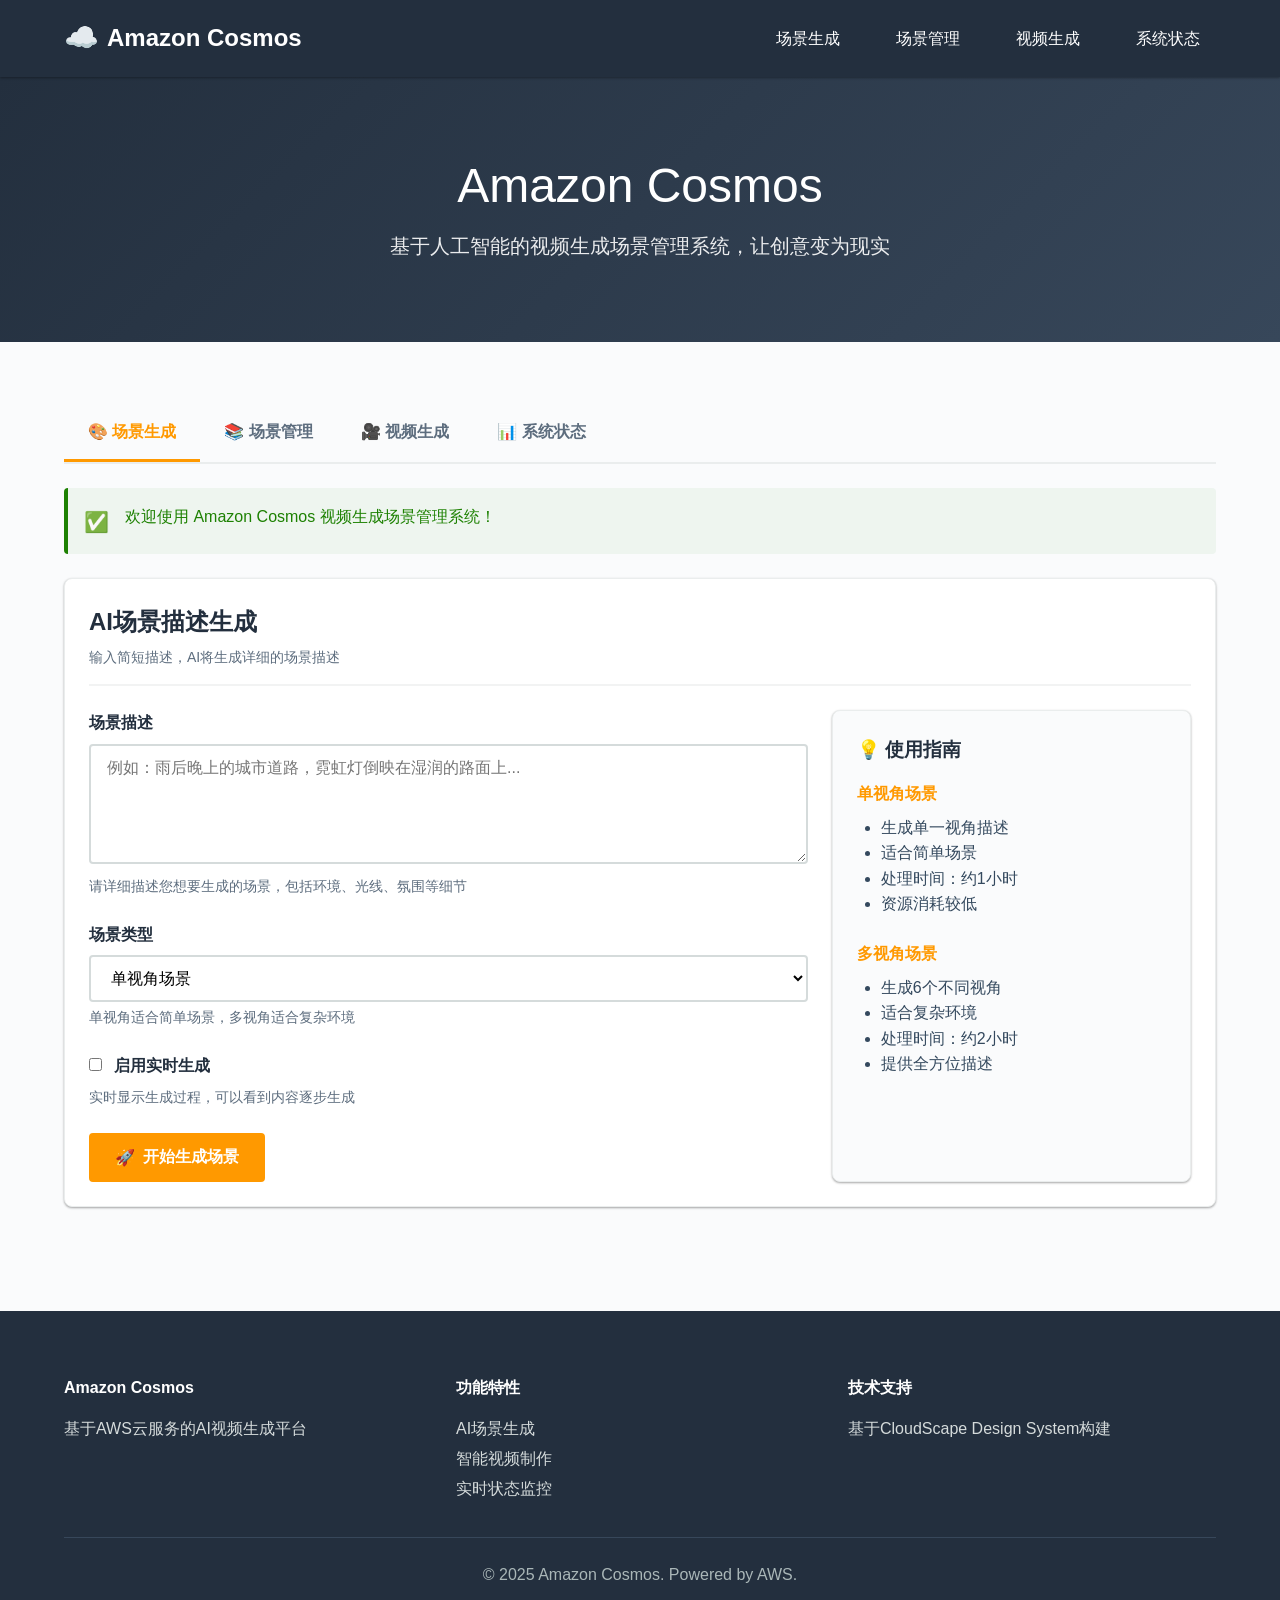
<file: cloudscape/aws-style.html>
<!DOCTYPE html>
<html lang="zh-CN">
<head>
    <meta charset="UTF-8">
    <meta name="viewport" content="width=device-width, initial-scale=1.0">
    <title>Amazon Cosmos - 视频生成场景管理系统</title>
    <link rel="stylesheet" href="./aws-styles.css">
    <link rel="icon" href="data:image/svg+xml,<svg xmlns='http://www.w3.org/2000/svg' viewBox='0 0 100 100'><text y='.9em' font-size='90'>☁️</text></svg>">
</head>
<body>
    <!-- AWS风格顶部导航 -->
    <header class="aws-header">
        <div class="aws-header-content">
            <a href="#" class="aws-logo">Amazon Cosmos</a>
            <nav class="aws-nav">
                <a href="#scene-generation">场景生成</a>
                <a href="#scene-management">场景管理</a>
                <a href="#video-generation">视频生成</a>
                <a href="#system-status">系统状态</a>
            </nav>
        </div>
    </header>

    <!-- 英雄区域 -->
    <section class="aws-hero">
        <div class="aws-container">
            <h1>Amazon Cosmos</h1>
            <p>基于人工智能的视频生成场景管理系统，让创意变为现实</p>
        </div>
    </section>

    <!-- 主要内容区域 -->
    <main class="aws-container">
        <!-- 导航标签 -->
        <div class="aws-tabs">
            <button class="aws-tab active" onclick="showTab('scene-generation')" data-tab="scene-generation">
                🎨 场景生成
            </button>
            <button class="aws-tab" onclick="showTab('scene-management')" data-tab="scene-management">
                📚 场景管理
            </button>
            <button class="aws-tab" onclick="showTab('video-generation')" data-tab="video-generation">
                🎥 视频生成
            </button>
            <button class="aws-tab" onclick="showTab('system-status')" data-tab="system-status">
                📊 系统状态
            </button>
        </div>

        <!-- 场景生成标签页 -->
        <div id="scene-generation" class="tab-content">
            <div class="aws-card">
                <div class="aws-card-header">
                    <div>
                        <h2 class="aws-card-title">AI场景描述生成</h2>
                        <p class="aws-card-subtitle">输入简短描述，AI将生成详细的场景描述</p>
                    </div>
                </div>

                <div class="aws-grid aws-grid-2">
                    <div>
                        <div class="aws-form-group">
                            <label class="aws-form-label" for="scene-desc">场景描述</label>
                            <textarea 
                                id="scene-desc" 
                                class="aws-form-textarea" 
                                placeholder="例如：雨后晚上的城市道路，霓虹灯倒映在湿润的路面上..."
                                rows="4"
                            ></textarea>
                            <div class="aws-form-help">请详细描述您想要生成的场景，包括环境、光线、氛围等细节</div>
                        </div>

                        <div class="aws-form-group">
                            <label class="aws-form-label" for="scene-type">场景类型</label>
                            <select id="scene-type" class="aws-form-select">
                                <option value="SingleView">单视角场景</option>
                                <option value="MultiView">多视角场景</option>
                            </select>
                            <div class="aws-form-help">单视角适合简单场景，多视角适合复杂环境</div>
                        </div>

                        <div class="aws-form-group">
                            <label class="aws-form-label">
                                <input type="checkbox" id="use-streaming" style="margin-right: 8px;">
                                启用实时生成
                            </label>
                            <div class="aws-form-help">实时显示生成过程，可以看到内容逐步生成</div>
                        </div>

                        <button class="aws-btn aws-btn-primary" onclick="generateScene()">
                            <span>🚀</span>
                            开始生成场景
                        </button>
                    </div>

                    <div class="aws-card" style="background: var(--aws-gray-50); margin: 0;">
                        <h3 style="color: var(--aws-blue); margin-bottom: var(--aws-space-m);">💡 使用指南</h3>
                        
                        <div style="margin-bottom: var(--aws-space-l);">
                            <h4 style="color: var(--aws-orange); margin-bottom: var(--aws-space-s);">单视角场景</h4>
                            <ul style="color: var(--aws-gray-700); padding-left: var(--aws-space-l);">
                                <li>生成单一视角描述</li>
                                <li>适合简单场景</li>
                                <li>处理时间：约1小时</li>
                                <li>资源消耗较低</li>
                            </ul>
                        </div>

                        <div style="margin-bottom: var(--aws-space-l);">
                            <h4 style="color: var(--aws-orange); margin-bottom: var(--aws-space-s);">多视角场景</h4>
                            <ul style="color: var(--aws-gray-700); padding-left: var(--aws-space-l);">
                                <li>生成6个不同视角</li>
                                <li>适合复杂环境</li>
                                <li>处理时间：约2小时</li>
                                <li>提供全方位描述</li>
                            </ul>
                        </div>

                        <div class="aws-alert aws-alert-info">
                            <span class="aws-alert-icon">💡</span>
                            <div>
                                <strong>提示：</strong>描述越详细，生成的场景质量越高。建议包含环境、光线、氛围、物体等具体信息。
                            </div>
                        </div>
                    </div>
                </div>

                <!-- 生成结果区域 -->
                <div id="generation-result" class="aws-hidden" style="margin-top: var(--aws-space-l);">
                    <div class="aws-card">
                        <h3 class="aws-card-title">生成结果</h3>
                        <div id="result-content"></div>
                    </div>
                </div>
            </div>
        </div>

        <!-- 场景管理标签页 -->
        <div id="scene-management" class="tab-content aws-hidden">
            <div class="aws-card">
                <div class="aws-card-header">
                    <div>
                        <h2 class="aws-card-title">场景库管理</h2>
                        <p class="aws-card-subtitle">管理和查看已生成的场景描述</p>
                    </div>
                    <button class="aws-btn aws-btn-secondary" onclick="loadScenes()">
                        <span>🔄</span>
                        刷新列表
                    </button>
                </div>

                <div id="scenes-list" class="aws-loading">
                    <div class="aws-spinner"></div>
                    <span>点击"刷新列表"加载场景数据</span>
                </div>
            </div>
        </div>

        <!-- 视频生成标签页 -->
        <div id="video-generation" class="tab-content aws-hidden">
            <div class="aws-card">
                <div class="aws-card-header">
                    <div>
                        <h2 class="aws-card-title">视频生成</h2>
                        <p class="aws-card-subtitle">选择场景并提交视频生成任务</p>
                    </div>
                </div>

                <div class="aws-grid aws-grid-2">
                    <div>
                        <div class="aws-form-group">
                            <label class="aws-form-label" for="video-scene-select">选择场景</label>
                            <select id="video-scene-select" class="aws-form-select">
                                <option value="">请先加载场景列表</option>
                            </select>
                            <div class="aws-form-help">从场景库中选择要生成视频的场景</div>
                        </div>

                        <div style="display: flex; gap: var(--aws-space-m); flex-wrap: wrap;">
                            <button class="aws-btn aws-btn-primary" onclick="submitVideoGeneration()">
                                <span>🎬</span>
                                提交生成任务
                            </button>
                            <button class="aws-btn aws-btn-outline" onclick="checkTaskStatus()">
                                <span>📊</span>
                                查询任务状态
                            </button>
                        </div>

                        <div id="video-result" style="margin-top: var(--aws-space-l);"></div>
                    </div>

                    <div class="aws-card" style="background: var(--aws-gray-50); margin: 0;">
                        <h3 style="color: var(--aws-blue); margin-bottom: var(--aws-space-m);">🎥 视频生成流程</h3>
                        
                        <div style="margin-bottom: var(--aws-space-m);">
                            <div style="display: flex; align-items: center; margin-bottom: var(--aws-space-s);">
                                <span style="background: var(--aws-orange); color: white; border-radius: 50%; width: 24px; height: 24px; display: flex; align-items: center; justify-content: center; margin-right: var(--aws-space-s); font-size: 12px; font-weight: bold;">1</span>
                                <span>选择已生成的场景</span>
                            </div>
                            <div style="display: flex; align-items: center; margin-bottom: var(--aws-space-s);">
                                <span style="background: var(--aws-orange); color: white; border-radius: 50%; width: 24px; height: 24px; display: flex; align-items: center; justify-content: center; margin-right: var(--aws-space-s); font-size: 12px; font-weight: bold;">2</span>
                                <span>提交视频生成任务</span>
                            </div>
                            <div style="display: flex; align-items: center; margin-bottom: var(--aws-space-s);">
                                <span style="background: var(--aws-orange); color: white; border-radius: 50%; width: 24px; height: 24px; display: flex; align-items: center; justify-content: center; margin-right: var(--aws-space-s); font-size: 12px; font-weight: bold;">3</span>
                                <span>系统自动处理生成</span>
                            </div>
                            <div style="display: flex; align-items: center;">
                                <span style="background: var(--aws-orange); color: white; border-radius: 50%; width: 24px; height: 24px; display: flex; align-items: center; justify-content: center; margin-right: var(--aws-space-s); font-size: 12px; font-weight: bold;">4</span>
                                <span>完成后获取视频链接</span>
                            </div>
                        </div>

                        <div class="aws-alert aws-alert-warning">
                            <span class="aws-alert-icon">⚠️</span>
                            <div>
                                <strong>注意：</strong>视频生成需要较长时间，请耐心等待。生成过程中请勿重复提交任务。
                            </div>
                        </div>
                    </div>
                </div>
            </div>
        </div>

        <!-- 系统状态标签页 -->
        <div id="system-status" class="tab-content aws-hidden">
            <div class="aws-card">
                <div class="aws-card-header">
                    <div>
                        <h2 class="aws-card-title">系统监控</h2>
                        <p class="aws-card-subtitle">实时查看系统运行状态和资源使用情况</p>
                    </div>
                    <button class="aws-btn aws-btn-secondary" onclick="checkSystemStatus()">
                        <span>🔍</span>
                        检查状态
                    </button>
                </div>

                <div id="system-metrics" class="aws-grid aws-grid-3" style="margin-bottom: var(--aws-space-l);">
                    <div class="aws-metric-card">
                        <div class="aws-metric-value" id="active-tasks">-</div>
                        <div class="aws-metric-label">活跃任务</div>
                    </div>
                    <div class="aws-metric-card">
                        <div class="aws-metric-value" id="available-gpu">-</div>
                        <div class="aws-metric-label">可用GPU</div>
                    </div>
                    <div class="aws-metric-card">
                        <div class="aws-metric-value" id="queue-size">-</div>
                        <div class="aws-metric-label">队列任务</div>
                    </div>
                </div>

                <div class="aws-grid aws-grid-2">
                    <div class="aws-card" style="margin: 0;">
                        <h3 style="color: var(--aws-blue); margin-bottom: var(--aws-space-m);">📋 系统日志</h3>
                        <p style="color: var(--aws-gray-600); margin-bottom: var(--aws-space-m);">查看详细的系统运行日志和诊断信息</p>
                        <button class="aws-btn aws-btn-outline" onclick="openLogPage()">
                            <span>📄</span>
                            打开日志页面
                        </button>
                    </div>

                    <div id="system-status-detail" class="aws-card" style="margin: 0; background: var(--aws-gray-50);">
                        <h3 style="color: var(--aws-blue); margin-bottom: var(--aws-space-m);">⚙️ 系统信息</h3>
                        <div id="system-info">
                            <div class="aws-loading">
                                <span>点击"检查状态"获取系统信息</span>
                            </div>
                        </div>
                    </div>
                </div>
            </div>
        </div>
    </main>

    <!-- AWS风格页脚 -->
    <footer style="background: var(--aws-blue); color: var(--aws-white); padding: var(--aws-space-xl) 0; margin-top: var(--aws-space-xxl);">
        <div class="aws-container">
            <div class="aws-grid aws-grid-3">
                <div>
                    <h4 style="margin-bottom: var(--aws-space-m);">Amazon Cosmos</h4>
                    <p style="color: var(--aws-gray-300);">基于AWS云服务的AI视频生成平台</p>
                </div>
                <div>
                    <h4 style="margin-bottom: var(--aws-space-m);">功能特性</h4>
                    <ul style="list-style: none; color: var(--aws-gray-300);">
                        <li style="margin-bottom: var(--aws-space-xs);">AI场景生成</li>
                        <li style="margin-bottom: var(--aws-space-xs);">智能视频制作</li>
                        <li style="margin-bottom: var(--aws-space-xs);">实时状态监控</li>
                    </ul>
                </div>
                <div>
                    <h4 style="margin-bottom: var(--aws-space-m);">技术支持</h4>
                    <p style="color: var(--aws-gray-300);">基于CloudScape Design System构建</p>
                </div>
            </div>
            <div style="text-align: center; margin-top: var(--aws-space-xl); padding-top: var(--aws-space-l); border-top: 1px solid var(--aws-blue-light); color: var(--aws-gray-400);">
                © 2025 Amazon Cosmos. Powered by AWS.
            </div>
        </div>
    </footer>

    <script src="./aws-app.js"></script>
</body>
</html>
</file>
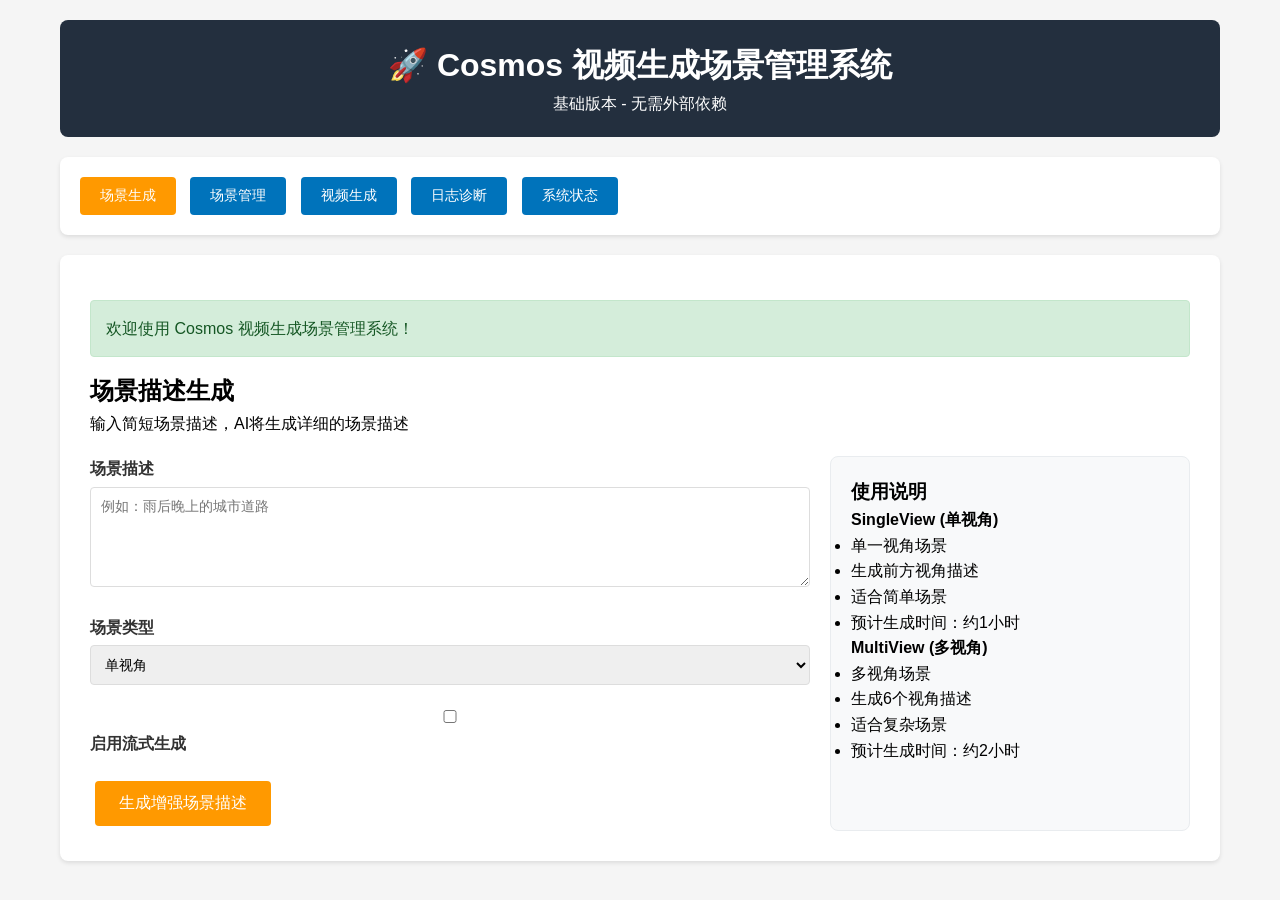
<file: cloudscape/basic.html>
<!DOCTYPE html>
<html lang="zh-CN">
<head>
    <meta charset="UTF-8">
    <meta name="viewport" content="width=device-width, initial-scale=1.0">
    <title>Cosmos 基础版本</title>
    <style>
        * {
            margin: 0;
            padding: 0;
            box-sizing: border-box;
        }
        
        body {
            font-family: -apple-system, BlinkMacSystemFont, "Segoe UI", Roboto, sans-serif;
            background-color: #f5f5f5;
            line-height: 1.6;
        }
        
        .container {
            max-width: 1200px;
            margin: 0 auto;
            padding: 20px;
        }
        
        .header {
            background: #232f3e;
            color: white;
            padding: 20px;
            text-align: center;
            margin-bottom: 20px;
            border-radius: 8px;
        }
        
        .nav {
            background: white;
            padding: 15px;
            margin-bottom: 20px;
            border-radius: 8px;
            box-shadow: 0 2px 4px rgba(0,0,0,0.1);
        }
        
        .nav button {
            background: #0073bb;
            color: white;
            border: none;
            padding: 10px 20px;
            margin: 5px;
            border-radius: 4px;
            cursor: pointer;
            font-size: 14px;
        }
        
        .nav button:hover {
            background: #005a9e;
        }
        
        .nav button.active {
            background: #ff9900;
        }
        
        .content {
            background: white;
            padding: 30px;
            border-radius: 8px;
            box-shadow: 0 2px 4px rgba(0,0,0,0.1);
            min-height: 400px;
        }
        
        .form-group {
            margin-bottom: 20px;
        }
        
        .form-group label {
            display: block;
            margin-bottom: 5px;
            font-weight: bold;
            color: #333;
        }
        
        .form-group input,
        .form-group textarea,
        .form-group select {
            width: 100%;
            padding: 10px;
            border: 1px solid #ddd;
            border-radius: 4px;
            font-size: 14px;
        }
        
        .form-group textarea {
            height: 100px;
            resize: vertical;
        }
        
        .btn {
            background: #0073bb;
            color: white;
            border: none;
            padding: 12px 24px;
            border-radius: 4px;
            cursor: pointer;
            font-size: 16px;
            margin: 5px;
        }
        
        .btn:hover {
            background: #005a9e;
        }
        
        .btn:disabled {
            background: #ccc;
            cursor: not-allowed;
        }
        
        .btn-primary {
            background: #ff9900;
        }
        
        .btn-primary:hover {
            background: #e88900;
        }
        
        .alert {
            padding: 15px;
            margin: 15px 0;
            border-radius: 4px;
            border: 1px solid transparent;
        }
        
        .alert-success {
            background: #d4edda;
            border-color: #c3e6cb;
            color: #155724;
        }
        
        .alert-error {
            background: #f8d7da;
            border-color: #f5c6cb;
            color: #721c24;
        }
        
        .alert-info {
            background: #d1ecf1;
            border-color: #bee5eb;
            color: #0c5460;
        }
        
        .grid {
            display: grid;
            grid-template-columns: 2fr 1fr;
            gap: 20px;
            margin-top: 20px;
        }
        
        @media (max-width: 768px) {
            .grid {
                grid-template-columns: 1fr;
            }
        }
        
        .card {
            background: #f8f9fa;
            padding: 20px;
            border-radius: 8px;
            border: 1px solid #e9ecef;
        }
        
        .loading {
            text-align: center;
            padding: 40px;
            color: #666;
        }
        
        .hidden {
            display: none;
        }
        
        .status-indicator {
            display: inline-block;
            padding: 4px 8px;
            border-radius: 12px;
            font-size: 12px;
            font-weight: bold;
        }
        
        .status-success {
            background: #d4edda;
            color: #155724;
        }
        
        .status-warning {
            background: #fff3cd;
            color: #856404;
        }
        
        .status-error {
            background: #f8d7da;
            color: #721c24;
        }
    </style>
</head>
<body>
    <div class="container">
        <div class="header">
            <h1>🚀 Cosmos 视频生成场景管理系统</h1>
            <p>基础版本 - 无需外部依赖</p>
        </div>
        
        <div class="nav">
            <button onclick="showTab('scene-generation')" class="tab-btn active" data-tab="scene-generation">场景生成</button>
            <button onclick="showTab('scene-management')" class="tab-btn" data-tab="scene-management">场景管理</button>
            <button onclick="showTab('video-generation')" class="tab-btn" data-tab="video-generation">视频生成</button>
            <button onclick="showTab('log-diagnosis')" class="tab-btn" data-tab="log-diagnosis">日志诊断</button>
            <button onclick="showTab('system-status')" class="tab-btn" data-tab="system-status">系统状态</button>
        </div>
        
        <div class="content">
            <!-- 场景生成 -->
            <div id="scene-generation" class="tab-content">
                <h2>场景描述生成</h2>
                <p>输入简短场景描述，AI将生成详细的场景描述</p>
                
                <div class="grid">
                    <div>
                        <div class="form-group">
                            <label for="scene-desc">场景描述</label>
                            <textarea id="scene-desc" placeholder="例如：雨后晚上的城市道路"></textarea>
                        </div>
                        
                        <div class="form-group">
                            <label for="scene-type">场景类型</label>
                            <select id="scene-type">
                                <option value="SingleView">单视角</option>
                                <option value="MultiView">多视角</option>
                            </select>
                        </div>
                        
                        <div class="form-group">
                            <label>
                                <input type="checkbox" id="use-streaming"> 启用流式生成
                            </label>
                        </div>
                        
                        <button class="btn btn-primary" onclick="generateScene()">生成增强场景描述</button>
                    </div>
                    
                    <div class="card">
                        <h3>使用说明</h3>
                        <p><strong>SingleView (单视角)</strong></p>
                        <ul>
                            <li>单一视角场景</li>
                            <li>生成前方视角描述</li>
                            <li>适合简单场景</li>
                            <li>预计生成时间：约1小时</li>
                        </ul>
                        
                        <p><strong>MultiView (多视角)</strong></p>
                        <ul>
                            <li>多视角场景</li>
                            <li>生成6个视角描述</li>
                            <li>适合复杂场景</li>
                            <li>预计生成时间：约2小时</li>
                        </ul>
                    </div>
                </div>
                
                <div id="generation-result" class="hidden">
                    <h3>生成结果</h3>
                    <div id="result-content"></div>
                </div>
            </div>
            
            <!-- 场景管理 -->
            <div id="scene-management" class="tab-content hidden">
                <h2>场景库管理</h2>
                <p>管理已生成的场景描述</p>
                
                <button class="btn" onclick="loadScenes()">刷新场景列表</button>
                
                <div id="scenes-list" class="loading">
                    点击"刷新场景列表"加载场景数据
                </div>
            </div>
            
            <!-- 视频生成 -->
            <div id="video-generation" class="tab-content hidden">
                <h2>视频生成</h2>
                <p>选择场景并提交视频生成任务</p>
                
                <div class="form-group">
                    <label for="video-scene-select">选择场景</label>
                    <select id="video-scene-select">
                        <option value="">请先加载场景列表</option>
                    </select>
                </div>
                
                <button class="btn btn-primary" onclick="submitVideoGeneration()">提交视频生成任务</button>
                <button class="btn" onclick="checkTaskStatus()">查询任务状态</button>
                
                <div id="video-result"></div>
            </div>
            
            <!-- 日志诊断 -->
            <div id="log-diagnosis" class="tab-content hidden">
                <h2>日志诊断</h2>
                <p>实时查看系统日志和运行状态</p>
                
                <div style="text-align: center; padding: 40px;">
                    <p>日志页面将在新窗口中打开</p>
                    <button class="btn btn-primary" onclick="openLogPage()">打开日志页面</button>
                </div>
            </div>
            
            <!-- 系统状态 -->
            <div id="system-status" class="tab-content hidden">
                <h2>系统状态</h2>
                <p>查看系统运行状态和资源使用情况</p>
                
                <button class="btn" onclick="checkSystemStatus()">检查系统状态</button>
                
                <div id="system-status-result" class="loading hidden">
                    正在检查系统状态...
                </div>
            </div>
        </div>
    </div>

    <script>
        // 配置信息
        const CONFIG = {
            ENHANCE_API_URL: "https://olg7i626u1.execute-api.us-west-2.amazonaws.com/prod/enhence",
            LIBRARY_API_URL: "https://olg7i626u1.execute-api.us-west-2.amazonaws.com/prod/library",
            COSMOS_API_URL: "http://172.31.8.172:8080",
            COSMOS_LOG_URL: "http://35.86.89.178:8080",
            API_KEY: "C2G4GCEdCP2KMKYKZlpxgaX28k2ud4sxY4gEa3Zh"
        };
        
        // 通用请求头
        const COMMON_HEADERS = {
            "Content-Type": "application/json",
            "x-api-key": CONFIG.API_KEY
        };
        
        // 显示消息
        function showMessage(message, type = 'info') {
            const alertClass = `alert-${type}`;
            const alertHtml = `<div class="alert ${alertClass}">${message}</div>`;
            
            // 找到当前活动的tab内容
            const activeTab = document.querySelector('.tab-content:not(.hidden)');
            if (activeTab) {
                // 移除旧的alert
                const oldAlerts = activeTab.querySelectorAll('.alert');
                oldAlerts.forEach(alert => alert.remove());
                
                // 添加新的alert
                activeTab.insertAdjacentHTML('afterbegin', alertHtml);
                
                // 3秒后自动移除
                setTimeout(() => {
                    const alert = activeTab.querySelector('.alert');
                    if (alert) alert.remove();
                }, 3000);
            }
        }
        
        // 切换标签页
        function showTab(tabName) {
            // 隐藏所有标签内容
            document.querySelectorAll('.tab-content').forEach(tab => {
                tab.classList.add('hidden');
            });
            
            // 移除所有按钮的active类
            document.querySelectorAll('.tab-btn').forEach(btn => {
                btn.classList.remove('active');
            });
            
            // 显示选中的标签内容
            document.getElementById(tabName).classList.remove('hidden');
            
            // 激活对应按钮
            document.querySelector(`[data-tab="${tabName}"]`).classList.add('active');
        }
        
        // 生成UUID
        function generateUUID() {
            return 'xxxxxxxx-xxxx-4xxx-yxxx-xxxxxxxxxxxx'.replace(/[xy]/g, function(c) {
                const r = Math.random() * 16 | 0;
                const v = c == 'x' ? r : (r & 0x3 | 0x8);
                return v.toString(16);
            });
        }
        
        // 场景生成
        async function generateScene() {
            const sceneDesc = document.getElementById('scene-desc').value.trim();
            const sceneType = document.getElementById('scene-type').value;
            
            if (!sceneDesc) {
                showMessage('请输入场景描述', 'error');
                return;
            }
            
            const sceneUuid = generateUUID();
            const payload = {
                scene_description: sceneDesc,
                uuid: sceneUuid,
                SceneType: sceneType
            };
            
            try {
                showMessage('正在生成场景描述，请稍候...', 'info');
                
                const response = await fetch(CONFIG.ENHANCE_API_URL, {
                    method: 'POST',
                    headers: COMMON_HEADERS,
                    body: JSON.stringify(payload)
                });
                
                if (response.ok) {
                    const result = await response.text();
                    showMessage('场景描述生成成功！', 'success');
                    
                    // 显示结果
                    const resultDiv = document.getElementById('generation-result');
                    const contentDiv = document.getElementById('result-content');
                    
                    contentDiv.innerHTML = `
                        <div class="alert alert-info">场景UUID: ${sceneUuid}</div>
                        <div class="form-group">
                            <label>增强后的场景描述</label>
                            <textarea readonly style="height: 200px;">${result}</textarea>
                        </div>
                    `;
                    
                    resultDiv.classList.remove('hidden');
                } else {
                    showMessage(`API调用失败: ${response.status} - ${response.statusText}`, 'error');
                }
            } catch (error) {
                showMessage(`请求失败: ${error.message}`, 'error');
            }
        }
        
        // 加载场景列表
        async function loadScenes() {
            const listDiv = document.getElementById('scenes-list');
            listDiv.innerHTML = '<div class="loading">正在加载场景列表...</div>';
            
            try {
                const response = await fetch(`${CONFIG.LIBRARY_API_URL}?limit=100`, {
                    headers: COMMON_HEADERS
                });
                
                if (response.ok) {
                    const data = await response.json();
                    const scenes = data.data || [];
                    
                    if (scenes.length === 0) {
                        listDiv.innerHTML = '<div class="alert alert-info">暂无场景数据</div>';
                        return;
                    }
                    
                    let html = '<h3>场景列表</h3>';
                    scenes.forEach((scene, index) => {
                        const sceneType = scene.SceneType || 'Unknown';
                        const description = (scene.scene_description || '').substring(0, 100);
                        const updateTime = scene.update_time ? scene.update_time.substring(0, 10) : 'N/A';
                        const hasVideo = scene.video_link ? '已生成' : '未生成';
                        
                        html += `
                            <div class="card" style="margin: 10px 0;">
                                <h4>${sceneType} - ${description}...</h4>
                                <p><strong>UUID:</strong> ${scene.uuid}</p>
                                <p><strong>更新时间:</strong> ${updateTime}</p>
                                <p><strong>视频状态:</strong> <span class="status-indicator ${hasVideo === '已生成' ? 'status-success' : 'status-warning'}">${hasVideo}</span></p>
                                ${scene.video_link ? `<p><a href="https://${scene.video_link}" target="_blank">查看视频</a></p>` : ''}
                            </div>
                        `;
                    });
                    
                    listDiv.innerHTML = html;
                    
                    // 更新视频生成页面的选择框
                    updateVideoSceneSelect(scenes);
                    
                } else {
                    listDiv.innerHTML = `<div class="alert alert-error">获取场景列表失败: ${response.status}</div>`;
                }
            } catch (error) {
                listDiv.innerHTML = `<div class="alert alert-error">获取场景列表失败: ${error.message}</div>`;
            }
        }
        
        // 更新视频场景选择框
        function updateVideoSceneSelect(scenes) {
            const select = document.getElementById('video-scene-select');
            select.innerHTML = '<option value="">请选择场景</option>';
            
            scenes.forEach(scene => {
                const sceneType = scene.SceneType || 'Unknown';
                const description = (scene.scene_description || '').substring(0, 50);
                const option = document.createElement('option');
                option.value = scene.uuid;
                option.textContent = `${sceneType} - ${description}...`;
                select.appendChild(option);
            });
        }
        
        // 提交视频生成
        async function submitVideoGeneration() {
            const sceneUuid = document.getElementById('video-scene-select').value;
            
            if (!sceneUuid) {
                showMessage('请选择场景', 'error');
                return;
            }
            
            try {
                const response = await fetch(`${CONFIG.COSMOS_API_URL}/generate`, {
                    method: 'POST',
                    headers: COMMON_HEADERS,
                    body: JSON.stringify({ uuid: sceneUuid })
                });
                
                if (response.ok) {
                    const result = await response.json();
                    showMessage('视频生成任务提交成功！', 'success');
                    
                    const resultDiv = document.getElementById('video-result');
                    resultDiv.innerHTML = `
                        <div class="alert alert-success">
                            <h4>任务提交成功</h4>
                            <p><strong>任务UUID:</strong> ${sceneUuid}</p>
                            <p><strong>场景类型:</strong> ${result.scene_type || 'Unknown'}</p>
                            <p><strong>队列位置:</strong> ${result.queue_position || 'Unknown'}</p>
                        </div>
                    `;
                } else {
                    showMessage(`提交失败: ${response.status} - ${response.statusText}`, 'error');
                }
            } catch (error) {
                showMessage(`提交失败: ${error.message}`, 'error');
            }
        }
        
        // 查询任务状态
        async function checkTaskStatus() {
            const sceneUuid = document.getElementById('video-scene-select').value;
            
            if (!sceneUuid) {
                showMessage('请选择场景', 'error');
                return;
            }
            
            try {
                const response = await fetch(`${CONFIG.COSMOS_API_URL}/status/${sceneUuid}`);
                
                if (response.ok) {
                    const status = await response.json();
                    const statusText = status.generation_status || 'Unknown';
                    
                    let statusClass = 'status-warning';
                    if (statusText === 'Finished') statusClass = 'status-success';
                    else if (statusText === 'Failed') statusClass = 'status-error';
                    
                    const resultDiv = document.getElementById('video-result');
                    resultDiv.innerHTML = `
                        <div class="alert alert-info">
                            <h4>任务状态</h4>
                            <p><strong>状态:</strong> <span class="status-indicator ${statusClass}">${statusText}</span></p>
                            ${status.video_link ? `<p><strong>视频链接:</strong> <a href="https://${status.video_link}" target="_blank">查看视频</a></p>` : ''}
                            <details>
                                <summary>详细信息</summary>
                                <pre>${JSON.stringify(status, null, 2)}</pre>
                            </details>
                        </div>
                    `;
                } else if (response.status === 404) {
                    showMessage('任务未找到，请确认UUID是否正确', 'warning');
                } else {
                    showMessage(`查询失败: ${response.status}`, 'error');
                }
            } catch (error) {
                showMessage(`查询失败: ${error.message}`, 'error');
            }
        }
        
        // 检查系统状态
        async function checkSystemStatus() {
            const resultDiv = document.getElementById('system-status-result');
            resultDiv.classList.remove('hidden');
            resultDiv.innerHTML = '<div class="loading">正在检查系统状态...</div>';
            
            try {
                const response = await fetch(`${CONFIG.COSMOS_API_URL}/health`);
                
                if (response.ok) {
                    const status = await response.json();
                    const gpuStatus = status.gpu_status_detail || '0/8 GPUs available';
                    const gpuCount = gpuStatus.split(' ')[0];
                    
                    resultDiv.innerHTML = `
                        <div class="alert alert-success">
                            <h4>系统运行正常</h4>
                        </div>
                        <div class="grid">
                            <div class="card" style="text-align: center;">
                                <h3>活跃任务</h3>
                                <div style="font-size: 2em; font-weight: bold; color: #0073bb;">${status.active_tasks || 0}</div>
                            </div>
                            <div class="card" style="text-align: center;">
                                <h3>可用GPU</h3>
                                <div style="font-size: 2em; font-weight: bold; color: #0073bb;">${gpuCount}</div>
                            </div>
                            <div class="card" style="text-align: center;">
                                <h3>队列任务</h3>
                                <div style="font-size: 2em; font-weight: bold; color: #0073bb;">${status.queue_size || 0}</div>
                            </div>
                        </div>
                        <details>
                            <summary>详细状态</summary>
                            <pre>${JSON.stringify(status, null, 2)}</pre>
                        </details>
                    `;
                } else {
                    resultDiv.innerHTML = '<div class="alert alert-error">系统状态异常</div>';
                }
            } catch (error) {
                resultDiv.innerHTML = `<div class="alert alert-error">无法连接到视频生成服务: ${error.message}</div>`;
            }
        }
        
        // 打开日志页面
        function openLogPage() {
            window.open(`${CONFIG.COSMOS_LOG_URL}/logs`, '_blank');
        }
        
        // 页面加载完成后的初始化
        document.addEventListener('DOMContentLoaded', function() {
            console.log('Cosmos 基础版本已加载');
            showMessage('欢迎使用 Cosmos 视频生成场景管理系统！', 'success');
        });
    </script>
</body>
</html>
</file>
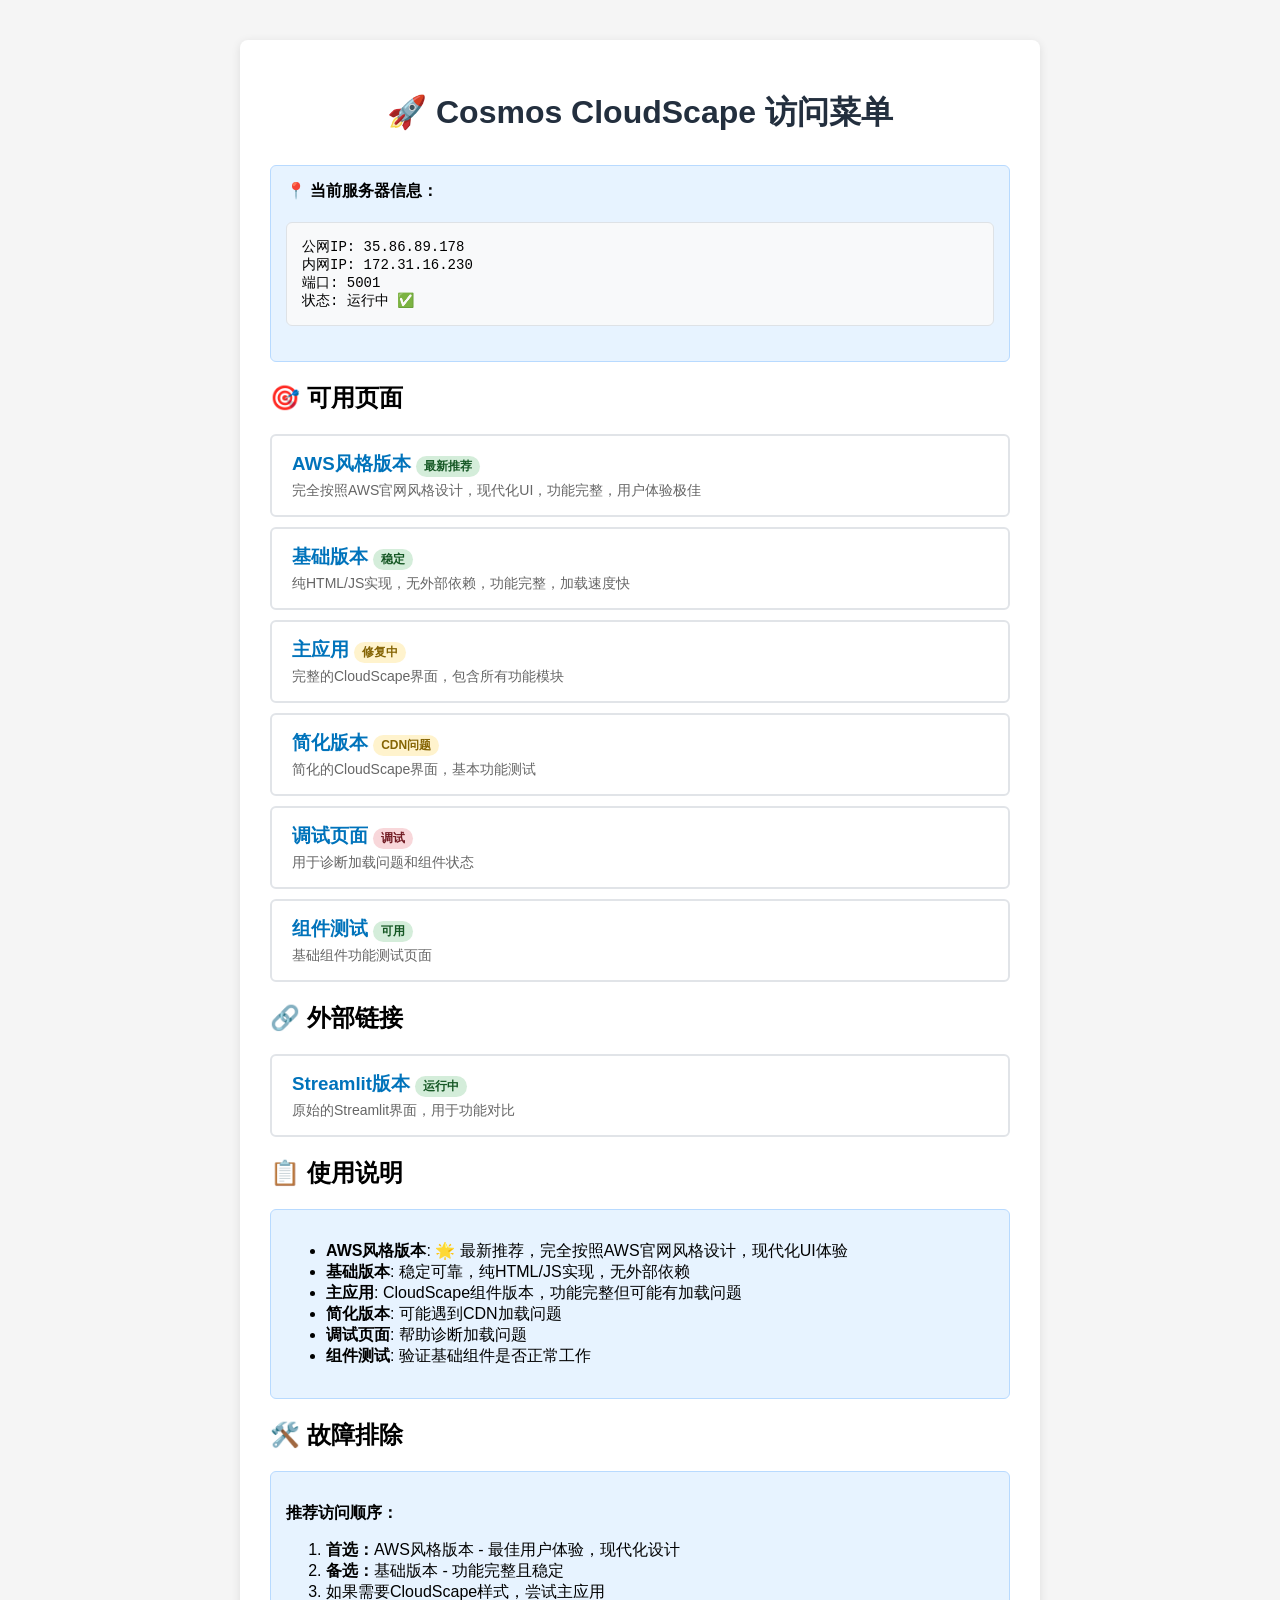
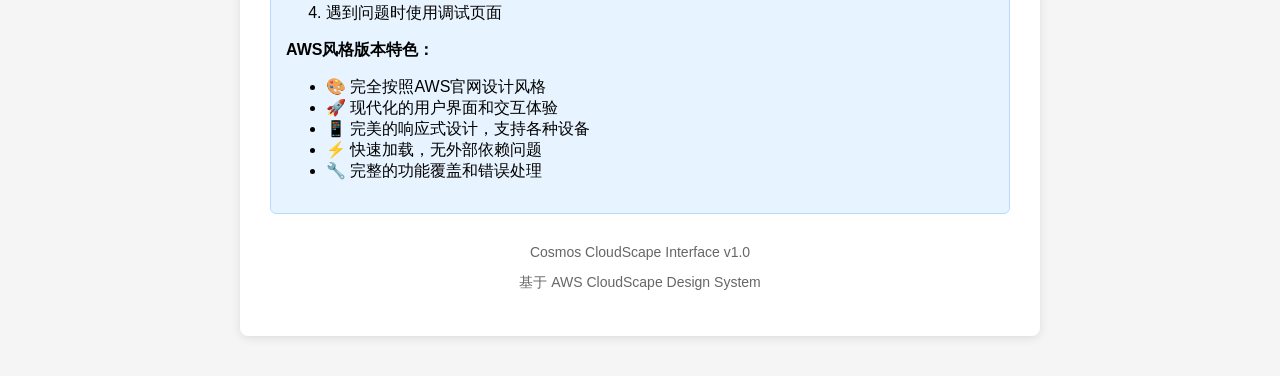
<file: cloudscape/menu.html>
<!DOCTYPE html>
<html lang="zh-CN">
<head>
    <meta charset="UTF-8">
    <meta name="viewport" content="width=device-width, initial-scale=1.0">
    <title>Cosmos CloudScape 访问菜单</title>
    <style>
        body {
            font-family: Arial, sans-serif;
            max-width: 800px;
            margin: 0 auto;
            padding: 40px 20px;
            background-color: #f5f5f5;
        }
        .container {
            background: white;
            padding: 30px;
            border-radius: 8px;
            box-shadow: 0 2px 10px rgba(0,0,0,0.1);
        }
        h1 {
            color: #232f3e;
            text-align: center;
            margin-bottom: 30px;
        }
        .menu-item {
            display: block;
            padding: 15px 20px;
            margin: 10px 0;
            background: #fff;
            border: 2px solid #e1e4e8;
            border-radius: 6px;
            text-decoration: none;
            color: #333;
            transition: all 0.3s ease;
        }
        .menu-item:hover {
            border-color: #0073bb;
            background: #f0f8ff;
        }
        .menu-item h3 {
            margin: 0 0 5px 0;
            color: #0073bb;
        }
        .menu-item p {
            margin: 0;
            color: #666;
            font-size: 14px;
        }
        .status {
            display: inline-block;
            padding: 2px 8px;
            border-radius: 12px;
            font-size: 12px;
            font-weight: bold;
        }
        .status.working { background: #d4edda; color: #155724; }
        .status.testing { background: #fff3cd; color: #856404; }
        .status.debug { background: #f8d7da; color: #721c24; }
        .info {
            background: #e7f3ff;
            border: 1px solid #b8daff;
            border-radius: 6px;
            padding: 15px;
            margin: 20px 0;
        }
        .server-info {
            background: #f8f9fa;
            border: 1px solid #dee2e6;
            border-radius: 6px;
            padding: 15px;
            margin: 20px 0;
            font-family: monospace;
            font-size: 14px;
        }
    </style>
</head>
<body>
    <div class="container">
        <h1>🚀 Cosmos CloudScape 访问菜单</h1>
        
        <div class="info">
            <strong>📍 当前服务器信息：</strong>
            <div class="server-info">
                公网IP: 35.86.89.178<br>
                内网IP: 172.31.16.230<br>
                端口: 5001<br>
                状态: 运行中 ✅
            </div>
        </div>

        <h2>🎯 可用页面</h2>
        
        <a href="./aws-style.html" class="menu-item">
            <h3>AWS风格版本 <span class="status working">最新推荐</span></h3>
            <p>完全按照AWS官网风格设计，现代化UI，功能完整，用户体验极佳</p>
        </a>
        
        <a href="./basic.html" class="menu-item">
            <h3>基础版本 <span class="status working">稳定</span></h3>
            <p>纯HTML/JS实现，无外部依赖，功能完整，加载速度快</p>
        </a>
        
        <a href="./index.html" class="menu-item">
            <h3>主应用 <span class="status testing">修复中</span></h3>
            <p>完整的CloudScape界面，包含所有功能模块</p>
        </a>
        
        <a href="./simple.html" class="menu-item">
            <h3>简化版本 <span class="status testing">CDN问题</span></h3>
            <p>简化的CloudScape界面，基本功能测试</p>
        </a>
        
        <a href="./debug.html" class="menu-item">
            <h3>调试页面 <span class="status debug">调试</span></h3>
            <p>用于诊断加载问题和组件状态</p>
        </a>
        
        <a href="./test.html" class="menu-item">
            <h3>组件测试 <span class="status working">可用</span></h3>
            <p>基础组件功能测试页面</p>
        </a>

        <h2>🔗 外部链接</h2>
        
        <a href="http://35.86.89.178:5000" class="menu-item" target="_blank">
            <h3>Streamlit版本 <span class="status working">运行中</span></h3>
            <p>原始的Streamlit界面，用于功能对比</p>
        </a>

        <h2>📋 使用说明</h2>
        <div class="info">
            <ul>
                <li><strong>AWS风格版本</strong>: 🌟 最新推荐，完全按照AWS官网风格设计，现代化UI体验</li>
                <li><strong>基础版本</strong>: 稳定可靠，纯HTML/JS实现，无外部依赖</li>
                <li><strong>主应用</strong>: CloudScape组件版本，功能完整但可能有加载问题</li>
                <li><strong>简化版本</strong>: 可能遇到CDN加载问题</li>
                <li><strong>调试页面</strong>: 帮助诊断加载问题</li>
                <li><strong>组件测试</strong>: 验证基础组件是否正常工作</li>
            </ul>
        </div>

        <h2>🛠️ 故障排除</h2>
        <div class="info">
            <p><strong>推荐访问顺序：</strong></p>
            <ol>
                <li><strong>首选：</strong>AWS风格版本 - 最佳用户体验，现代化设计</li>
                <li><strong>备选：</strong>基础版本 - 功能完整且稳定</li>
                <li>如果需要CloudScape样式，尝试主应用</li>
                <li>遇到问题时使用调试页面</li>
            </ol>
            
            <p><strong>AWS风格版本特色：</strong></p>
            <ul>
                <li>🎨 完全按照AWS官网设计风格</li>
                <li>🚀 现代化的用户界面和交互体验</li>
                <li>📱 完美的响应式设计，支持各种设备</li>
                <li>⚡ 快速加载，无外部依赖问题</li>
                <li>🔧 完整的功能覆盖和错误处理</li>
            </ul>
        </div>

        <div style="text-align: center; margin-top: 30px; color: #666; font-size: 14px;">
            <p>Cosmos CloudScape Interface v1.0</p>
            <p>基于 AWS CloudScape Design System</p>
        </div>
    </div>

    <script>
        // 简单的状态检查
        document.addEventListener('DOMContentLoaded', function() {
            console.log('Cosmos CloudScape 访问菜单已加载');
            
            // 可以添加一些简单的状态检查
            fetch('./index.html')
                .then(response => {
                    if (response.ok) {
                        console.log('主应用文件可访问');
                    }
                })
                .catch(error => {
                    console.warn('主应用文件访问失败:', error);
                });
        });
    </script>
</body>
</html>
</file>
<file: cloudscape/aws-styles.css>
/* AWS官方网站风格样式 */

/* 全局重置和基础样式 */
* {
    margin: 0;
    padding: 0;
    box-sizing: border-box;
}

:root {
    /* AWS官方色彩系统 */
    --aws-orange: #FF9900;
    --aws-orange-dark: #E88900;
    --aws-orange-light: #FFB84D;
    --aws-blue: #232F3E;
    --aws-blue-light: #37475A;
    --aws-blue-dark: #161E2D;
    --aws-gray-50: #FAFBFC;
    --aws-gray-100: #F2F3F3;
    --aws-gray-200: #EAEDED;
    --aws-gray-300: #D5DBDB;
    --aws-gray-400: #AAB7B8;
    --aws-gray-500: #85929E;
    --aws-gray-600: #5D6D7E;
    --aws-gray-700: #34495E;
    --aws-gray-800: #2C3E50;
    --aws-gray-900: #1B2631;
    --aws-white: #FFFFFF;
    --aws-success: #1D8102;
    --aws-warning: #FF9900;
    --aws-error: #D13212;
    --aws-info: #0073BB;
    
    /* 字体系统 */
    --aws-font-family: "Amazon Ember", "Helvetica Neue", Roboto, Arial, sans-serif;
    --aws-font-mono: "Amazon Ember Mono", "Courier New", monospace;
    
    /* 间距系统 */
    --aws-space-xs: 4px;
    --aws-space-s: 8px;
    --aws-space-m: 16px;
    --aws-space-l: 24px;
    --aws-space-xl: 32px;
    --aws-space-xxl: 48px;
    
    /* 圆角系统 */
    --aws-border-radius-s: 4px;
    --aws-border-radius-m: 8px;
    --aws-border-radius-l: 12px;
    
    /* 阴影系统 */
    --aws-shadow-s: 0 1px 3px rgba(0, 0, 0, 0.12), 0 1px 2px rgba(0, 0, 0, 0.24);
    --aws-shadow-m: 0 3px 6px rgba(0, 0, 0, 0.16), 0 3px 6px rgba(0, 0, 0, 0.23);
    --aws-shadow-l: 0 10px 20px rgba(0, 0, 0, 0.19), 0 6px 6px rgba(0, 0, 0, 0.23);
}

/* 基础样式 */
body {
    font-family: var(--aws-font-family);
    background-color: var(--aws-gray-50);
    color: var(--aws-gray-800);
    line-height: 1.6;
    font-size: 16px;
}

/* AWS顶部导航栏 */
.aws-header {
    background: var(--aws-blue);
    color: var(--aws-white);
    padding: 0;
    position: sticky;
    top: 0;
    z-index: 1000;
    box-shadow: var(--aws-shadow-s);
}

.aws-header-content {
    max-width: 1200px;
    margin: 0 auto;
    display: flex;
    align-items: center;
    justify-content: space-between;
    padding: var(--aws-space-m) var(--aws-space-l);
}

.aws-logo {
    display: flex;
    align-items: center;
    font-size: 24px;
    font-weight: bold;
    color: var(--aws-white);
    text-decoration: none;
}

.aws-logo::before {
    content: "☁️";
    margin-right: var(--aws-space-s);
    font-size: 28px;
}

.aws-nav {
    display: flex;
    gap: var(--aws-space-l);
}

.aws-nav a {
    color: var(--aws-white);
    text-decoration: none;
    padding: var(--aws-space-s) var(--aws-space-m);
    border-radius: var(--aws-border-radius-s);
    transition: background-color 0.2s ease;
}

.aws-nav a:hover {
    background-color: var(--aws-blue-light);
}

/* 主容器 */
.aws-container {
    max-width: 1200px;
    margin: 0 auto;
    padding: var(--aws-space-xl) var(--aws-space-l);
}

/* AWS英雄区域 */
.aws-hero {
    background: linear-gradient(135deg, var(--aws-blue) 0%, var(--aws-blue-light) 100%);
    color: var(--aws-white);
    padding: var(--aws-space-xxl) 0;
    text-align: center;
    margin-bottom: var(--aws-space-xl);
}

.aws-hero h1 {
    font-size: 48px;
    font-weight: 300;
    margin-bottom: var(--aws-space-m);
    line-height: 1.2;
}

.aws-hero p {
    font-size: 20px;
    opacity: 0.9;
    max-width: 600px;
    margin: 0 auto;
}

/* AWS卡片系统 */
.aws-card {
    background: var(--aws-white);
    border-radius: var(--aws-border-radius-m);
    box-shadow: var(--aws-shadow-s);
    padding: var(--aws-space-l);
    margin-bottom: var(--aws-space-l);
    border: 1px solid var(--aws-gray-200);
    transition: box-shadow 0.2s ease, transform 0.2s ease;
}

.aws-card:hover {
    box-shadow: var(--aws-shadow-m);
    transform: translateY(-2px);
}

.aws-card-header {
    display: flex;
    align-items: center;
    justify-content: space-between;
    margin-bottom: var(--aws-space-l);
    padding-bottom: var(--aws-space-m);
    border-bottom: 2px solid var(--aws-gray-100);
}

.aws-card-title {
    font-size: 24px;
    font-weight: 600;
    color: var(--aws-blue);
    margin: 0;
}

.aws-card-subtitle {
    color: var(--aws-gray-600);
    font-size: 14px;
    margin-top: var(--aws-space-xs);
}

/* AWS按钮系统 */
.aws-btn {
    display: inline-flex;
    align-items: center;
    justify-content: center;
    padding: 12px 24px;
    border: none;
    border-radius: var(--aws-border-radius-s);
    font-family: var(--aws-font-family);
    font-size: 16px;
    font-weight: 600;
    text-decoration: none;
    cursor: pointer;
    transition: all 0.2s ease;
    min-height: 48px;
    gap: var(--aws-space-s);
}

.aws-btn:disabled {
    opacity: 0.6;
    cursor: not-allowed;
}

.aws-btn-primary {
    background: var(--aws-orange);
    color: var(--aws-white);
    border: 2px solid var(--aws-orange);
}

.aws-btn-primary:hover:not(:disabled) {
    background: var(--aws-orange-dark);
    border-color: var(--aws-orange-dark);
    transform: translateY(-1px);
    box-shadow: var(--aws-shadow-s);
}

.aws-btn-secondary {
    background: var(--aws-white);
    color: var(--aws-blue);
    border: 2px solid var(--aws-blue);
}

.aws-btn-secondary:hover:not(:disabled) {
    background: var(--aws-blue);
    color: var(--aws-white);
    transform: translateY(-1px);
    box-shadow: var(--aws-shadow-s);
}

.aws-btn-outline {
    background: transparent;
    color: var(--aws-orange);
    border: 2px solid var(--aws-orange);
}

.aws-btn-outline:hover:not(:disabled) {
    background: var(--aws-orange);
    color: var(--aws-white);
}

/* AWS表单系统 */
.aws-form-group {
    margin-bottom: var(--aws-space-l);
}

.aws-form-label {
    display: block;
    font-weight: 600;
    color: var(--aws-blue);
    margin-bottom: var(--aws-space-s);
    font-size: 16px;
}

.aws-form-input,
.aws-form-textarea,
.aws-form-select {
    width: 100%;
    padding: 12px 16px;
    border: 2px solid var(--aws-gray-300);
    border-radius: var(--aws-border-radius-s);
    font-family: var(--aws-font-family);
    font-size: 16px;
    background: var(--aws-white);
    transition: border-color 0.2s ease, box-shadow 0.2s ease;
}

.aws-form-input:focus,
.aws-form-textarea:focus,
.aws-form-select:focus {
    outline: none;
    border-color: var(--aws-orange);
    box-shadow: 0 0 0 3px rgba(255, 153, 0, 0.1);
}

.aws-form-textarea {
    resize: vertical;
    min-height: 120px;
}

.aws-form-help {
    font-size: 14px;
    color: var(--aws-gray-600);
    margin-top: var(--aws-space-xs);
}

/* AWS网格系统 */
.aws-grid {
    display: grid;
    gap: var(--aws-space-l);
}

.aws-grid-2 {
    grid-template-columns: 2fr 1fr;
}

.aws-grid-3 {
    grid-template-columns: repeat(3, 1fr);
}

.aws-grid-4 {
    grid-template-columns: repeat(4, 1fr);
}

@media (max-width: 768px) {
    .aws-grid-2,
    .aws-grid-3,
    .aws-grid-4 {
        grid-template-columns: 1fr;
    }
}

/* AWS导航标签 */
.aws-tabs {
    display: flex;
    border-bottom: 2px solid var(--aws-gray-200);
    margin-bottom: var(--aws-space-l);
    overflow-x: auto;
}

.aws-tab {
    padding: var(--aws-space-m) var(--aws-space-l);
    background: none;
    border: none;
    font-family: var(--aws-font-family);
    font-size: 16px;
    font-weight: 600;
    color: var(--aws-gray-600);
    cursor: pointer;
    white-space: nowrap;
    border-bottom: 3px solid transparent;
    transition: all 0.2s ease;
}

.aws-tab:hover {
    color: var(--aws-blue);
    background: var(--aws-gray-50);
}

.aws-tab.active {
    color: var(--aws-orange);
    border-bottom-color: var(--aws-orange);
}

/* AWS状态指示器 */
.aws-status {
    display: inline-flex;
    align-items: center;
    padding: 4px 12px;
    border-radius: 20px;
    font-size: 12px;
    font-weight: 600;
    text-transform: uppercase;
    letter-spacing: 0.5px;
}

.aws-status-success {
    background: rgba(29, 129, 2, 0.1);
    color: var(--aws-success);
}

.aws-status-warning {
    background: rgba(255, 153, 0, 0.1);
    color: var(--aws-warning);
}

.aws-status-error {
    background: rgba(209, 50, 18, 0.1);
    color: var(--aws-error);
}

.aws-status-info {
    background: rgba(0, 115, 187, 0.1);
    color: var(--aws-info);
}

/* AWS警告框 */
.aws-alert {
    padding: var(--aws-space-m);
    border-radius: var(--aws-border-radius-s);
    margin-bottom: var(--aws-space-l);
    border-left: 4px solid;
    display: flex;
    align-items: flex-start;
    gap: var(--aws-space-m);
}

.aws-alert-success {
    background: rgba(29, 129, 2, 0.05);
    border-color: var(--aws-success);
    color: var(--aws-success);
}

.aws-alert-warning {
    background: rgba(255, 153, 0, 0.05);
    border-color: var(--aws-warning);
    color: var(--aws-warning);
}

.aws-alert-error {
    background: rgba(209, 50, 18, 0.05);
    border-color: var(--aws-error);
    color: var(--aws-error);
}

.aws-alert-info {
    background: rgba(0, 115, 187, 0.05);
    border-color: var(--aws-info);
    color: var(--aws-info);
}

.aws-alert-icon {
    font-size: 20px;
    margin-top: 2px;
}

/* AWS统计卡片 */
.aws-metric-card {
    background: var(--aws-white);
    border-radius: var(--aws-border-radius-m);
    padding: var(--aws-space-l);
    text-align: center;
    box-shadow: var(--aws-shadow-s);
    border: 1px solid var(--aws-gray-200);
    transition: transform 0.2s ease;
}

.aws-metric-card:hover {
    transform: translateY(-2px);
}

.aws-metric-value {
    font-size: 48px;
    font-weight: 300;
    color: var(--aws-orange);
    line-height: 1;
    margin-bottom: var(--aws-space-s);
}

.aws-metric-label {
    font-size: 16px;
    font-weight: 600;
    color: var(--aws-blue);
    text-transform: uppercase;
    letter-spacing: 0.5px;
}

/* AWS加载动画 */
.aws-loading {
    display: flex;
    align-items: center;
    justify-content: center;
    padding: var(--aws-space-xxl);
    color: var(--aws-gray-600);
}

.aws-spinner {
    width: 40px;
    height: 40px;
    border: 4px solid var(--aws-gray-200);
    border-top: 4px solid var(--aws-orange);
    border-radius: 50%;
    animation: aws-spin 1s linear infinite;
    margin-right: var(--aws-space-m);
}

@keyframes aws-spin {
    0% { transform: rotate(0deg); }
    100% { transform: rotate(360deg); }
}

/* AWS响应式设计 */
@media (max-width: 768px) {
    .aws-container {
        padding: var(--aws-space-l) var(--aws-space-m);
    }
    
    .aws-hero h1 {
        font-size: 36px;
    }
    
    .aws-hero p {
        font-size: 18px;
    }
    
    .aws-header-content {
        flex-direction: column;
        gap: var(--aws-space-m);
    }
    
    .aws-nav {
        flex-wrap: wrap;
        justify-content: center;
    }
    
    .aws-tabs {
        justify-content: flex-start;
    }
}

/* AWS工具提示 */
.aws-tooltip {
    position: relative;
    display: inline-block;
}

.aws-tooltip-text {
    visibility: hidden;
    width: 200px;
    background-color: var(--aws-blue);
    color: var(--aws-white);
    text-align: center;
    border-radius: var(--aws-border-radius-s);
    padding: var(--aws-space-s);
    position: absolute;
    z-index: 1;
    bottom: 125%;
    left: 50%;
    margin-left: -100px;
    opacity: 0;
    transition: opacity 0.3s;
    font-size: 14px;
}

.aws-tooltip:hover .aws-tooltip-text {
    visibility: visible;
    opacity: 1;
}

/* AWS代码块 */
.aws-code {
    background: var(--aws-gray-900);
    color: var(--aws-gray-100);
    padding: var(--aws-space-l);
    border-radius: var(--aws-border-radius-s);
    font-family: var(--aws-font-mono);
    font-size: 14px;
    overflow-x: auto;
    margin: var(--aws-space-m) 0;
}

/* AWS隐藏类 */
.aws-hidden {
    display: none !important;
}

/* AWS可见性工具类 */
.aws-visible-mobile {
    display: none;
}

@media (max-width: 768px) {
    .aws-hidden-mobile {
        display: none !important;
    }
    
    .aws-visible-mobile {
        display: block;
    }
}
</file>
